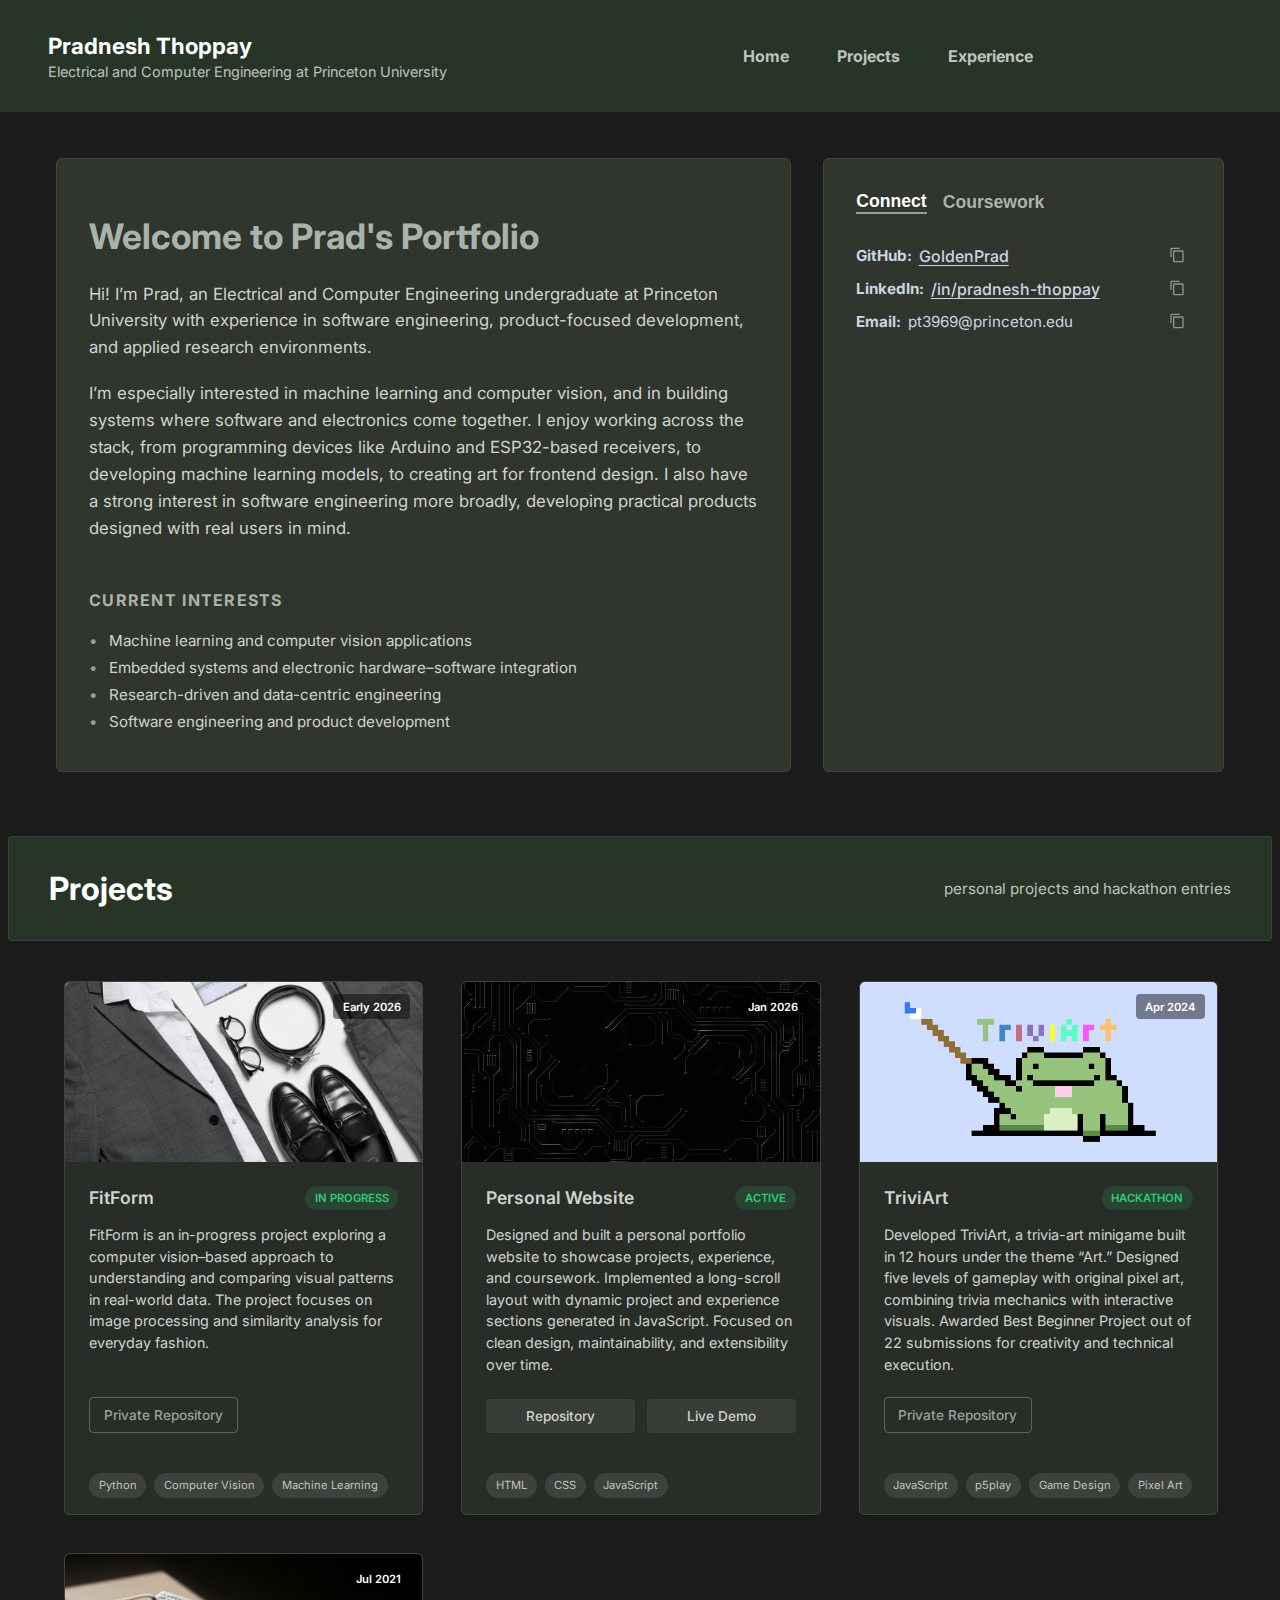
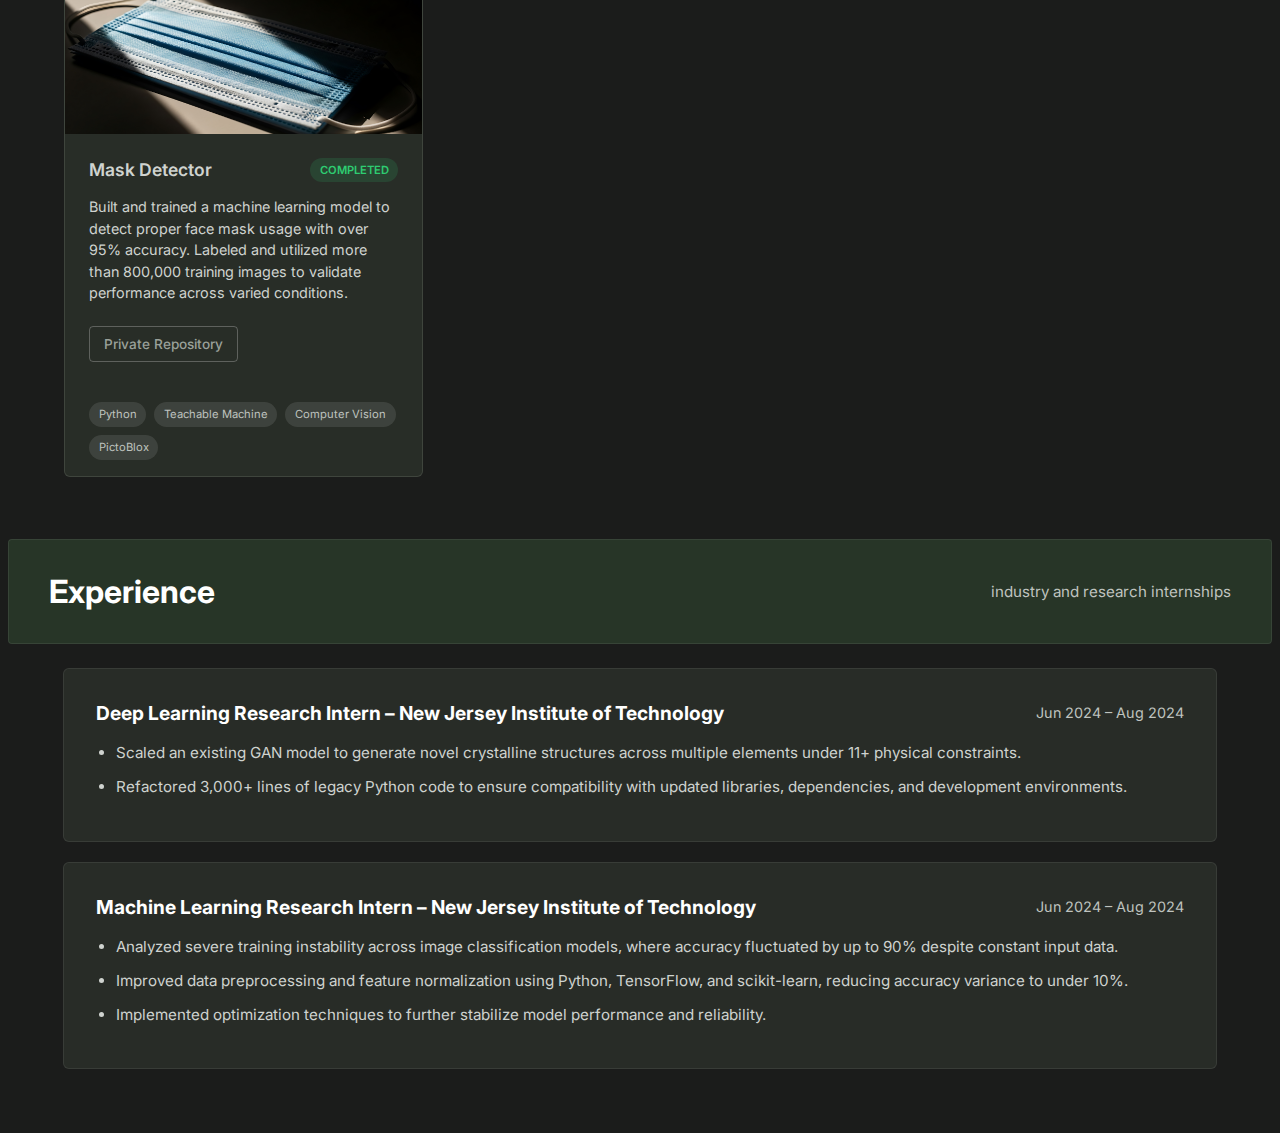
<file: index.html>
<!DOCTYPE html>
<html lang="en">
<script src="js/main.js" defer></script>

<head>
  <meta charset="UTF-8">
  <title>Home</title>
  <link rel="stylesheet" href="css/styles.css">
  <link rel="preconnect" href="https://fonts.googleapis.com">
  <link rel="preconnect" href="https://fonts.gstatic.com" crossorigin>
  <link href="https://fonts.googleapis.com/css2?family=Inter:wght@400;600;700&display=swap" rel="stylesheet">
  <link rel="icon" href="assets/images/favicon.ico">

</head>
<body>

<header>
  <nav class="navbar">
    <div class="nav-brand">
      <div class="nav-name">Pradnesh Thoppay</div>
      <div class="nav-title">Electrical and Computer Engineering at Princeton University</div>
    </div>

    <div class="nav-links">
      <a href="#about" class="nav-link active">Home</a>
      <a href="#projects">Projects</a>
      <a href="#experience">Experience</a>
      <!-- <a href="blog.html" class="nav-link">Blog</a>
      <a href="thoughts.html" class="nav-link">Thoughts</a> -->
    </div>
  </nav>
</header>

<!-- <header>
  <nav class="navbar">
    <div class="nav-left">
      <a href="home.html" class="logo" class="active">Home</a>
    </div>

    <div class="nav-right">
      <a href="blog.html">Blog</a>
      <a href="projects.html">Projects</a>
      <a href="experience.html">Experience</a>
      <a href="thoughts.html">Thoughts</a>
    </div>
  </nav> -->
</header>

<main>
  <section id="about" class="about-section">
    <div class="about-container">
      
      <div class="about-text">
        <h1>Welcome to Prad's Portfolio</h1>
        <p>
          Hi! I’m Prad, an Electrical and Computer Engineering undergraduate at Princeton University with experience in
          software engineering, product-focused development, and applied research environments.
        </p>

        <p>
          I’m especially interested in machine learning and computer vision, and in building systems where software and electronics come together.
          I enjoy working across the stack, from programming devices like Arduino and ESP32-based receivers, to developing machine learning models, 
          to creating art for frontend design. I also have a strong interest in software engineering more broadly, developing practical products
          designed with real users in mind.
        </p>
        <h4>Current Interests</h4>
        <ul>
          <li>Machine learning and computer vision applications</li>
          <li>Embedded systems and electronic hardware–software integration </li>
          <li>Research-driven and data-centric engineering </li>
          <li>Software engineering and product development</li>
        </ul>
      </div>

      <div class="about-links">
        <div class="about-tabs">
          <button class="about-tab active" data-tab="links">Connect</button>
          <button class="about-tab" data-tab="coursework">Coursework</button>
        </div>

      <div class="about-tab-content active" id="links">
        <!-- <div class="link-row">
          <span class="link-label">Resume:</span>
          <a href="assets/website-resume-v2.pdf" target="_blank">PDF</a>
          Running
        </div> -->

        <div class="link-row">
          <span class="link-label">GitHub:</span>
          <a
            href="https://github.com/GoldenPrad" 
            target="_blank"
            class="link-value"
            data-copy="https://github.com/GoldenPrad"
          >
            GoldenPrad
          </a>
          <button class="copy-btn" data-label="GitHub" aria-label="Copy GitHub">
            <svg viewBox="0 0 24 24" class="copy-icon" aria-hidden="true">
              <path d="M16 1H4a2 2 0 0 0-2 2v12h2V3h12V1zm4 4H8a2 2 0 0 0-2 2v14a2 2 0 0 0 2 2h12a2 2 0 0 0 2-2V7a2 2 0 0 0-2-2zm0 16H8V7h12v14z"/>
            </svg>
          </button>
        </div>

        <div class="link-row">
          <span class="link-label">LinkedIn:</span>
          <a
            href="https://linkedin.com/in/pradnesh-thoppay"
            target="_blank"
            class="link-value"
            data-copy="https://linkedin.com/in/pradnesh-thoppay"
          >
            /in/pradnesh-thoppay
          </a>
          <button class="copy-btn" data-label="LinkedIn" aria-label="Copy LinkedIn">
            <svg viewBox="0 0 24 24" class="copy-icon" aria-hidden="true">
              <path d="M16 1H4a2 2 0 0 0-2 2v12h2V3h12V1zm4 4H8a2 2 0 0 0-2 2v14a2 2 0 0 0 2 2h12a2 2 0 0 0 2-2V7a2 2 0 0 0-2-2zm0 16H8V7h12v14z"/>
            </svg>
          </button>
        </div>

        <div class="link-row">
          <span class="link-label">Email:</span>
          <span
            class="link-value"
            data-copy="pt3969@princeton.edu"
          >
            pt3969@princeton.edu
          </span>
          <button class="copy-btn" data-label="Email" aria-label="Copy Email">
            <svg viewBox="0 0 24 24" class="copy-icon" aria-hidden="true">
              <path d="M16 1H4a2 2 0 0 0-2 2v12h2V3h12V1zm4 4H8a2 2 0 0 0-2 2v14a2 2 0 0 0 2 2h12a2 2 0 0 0 2-2V7a2 2 0 0 0-2-2zm0 16H8V7h12v14z"/>
            </svg>
          </button>
        </div>

      </div>

      <div id="toast-container"></div>

      <div class="about-tab-content" id="coursework">
        <div class="course-group">
          <h5>Computer Science</h5>
          <ul>
            <li>Computer Science: An Interdisciplinary Study</li>
            <li>Algorithms and Data Structures</li>
          </ul>
        </div>

        <div class="course-group">
          <h5>Mathematics</h5>
          <ul>
            <li>Multivariable Calculus</li>
            <li>Linear Algebra with Applications</li>
            <li>Statistics and Data Analysis for Economics</li>
          </ul>
        </div>

        <div class="course-group">
          <h5>Science</h5>
          <ul>
            <li>General Physics I</li>
            <li>General Physics II</li>
          </ul>
        </div>

        <div class="course-group">
          <h5>Liberal Arts</h5>
          <ul>
            <li>Teaching Computers to Understand African Languages</li>
            <li>Writing Seminar: Digging into the Garden State</li>
          </ul>
        </div>
      </div>


    </div>
  </section>

  <section id="projects" class="projects-section">
    <div class="projects-header">
      <h2>Projects</h2>
      <span>personal projects and hackathon entries</span>
    </div>

    <div class="projects-grid" id="projects-grid">
      <!-- Project cards go here (via JS) -->
    </div>
  </section>
 
  
  

  <section id="experience">
    <div class="experience-header-box">
      <h2>Experience</h2>
      <span>industry and research internships</span>
    </div>

    <div class = "experience-section">
      <!-- Experience cards injected by JS -->
    </div>
  </section>

  <!-- <section id="experience" class="experience-section">

  <div class="experience-card">
    <div class="experience-header">
      <h3>Software Engineering Intern – Company Name</h3>
      <span>Jun 2024 – Aug 2024</span>
    </div>

    <p>
      Worked on backend services in Python and Java, improved system reliability,
      and collaborated with cross-functional teams.
    </p>
  </div>

</section> -->


</main>

</body>
</html>
</file>
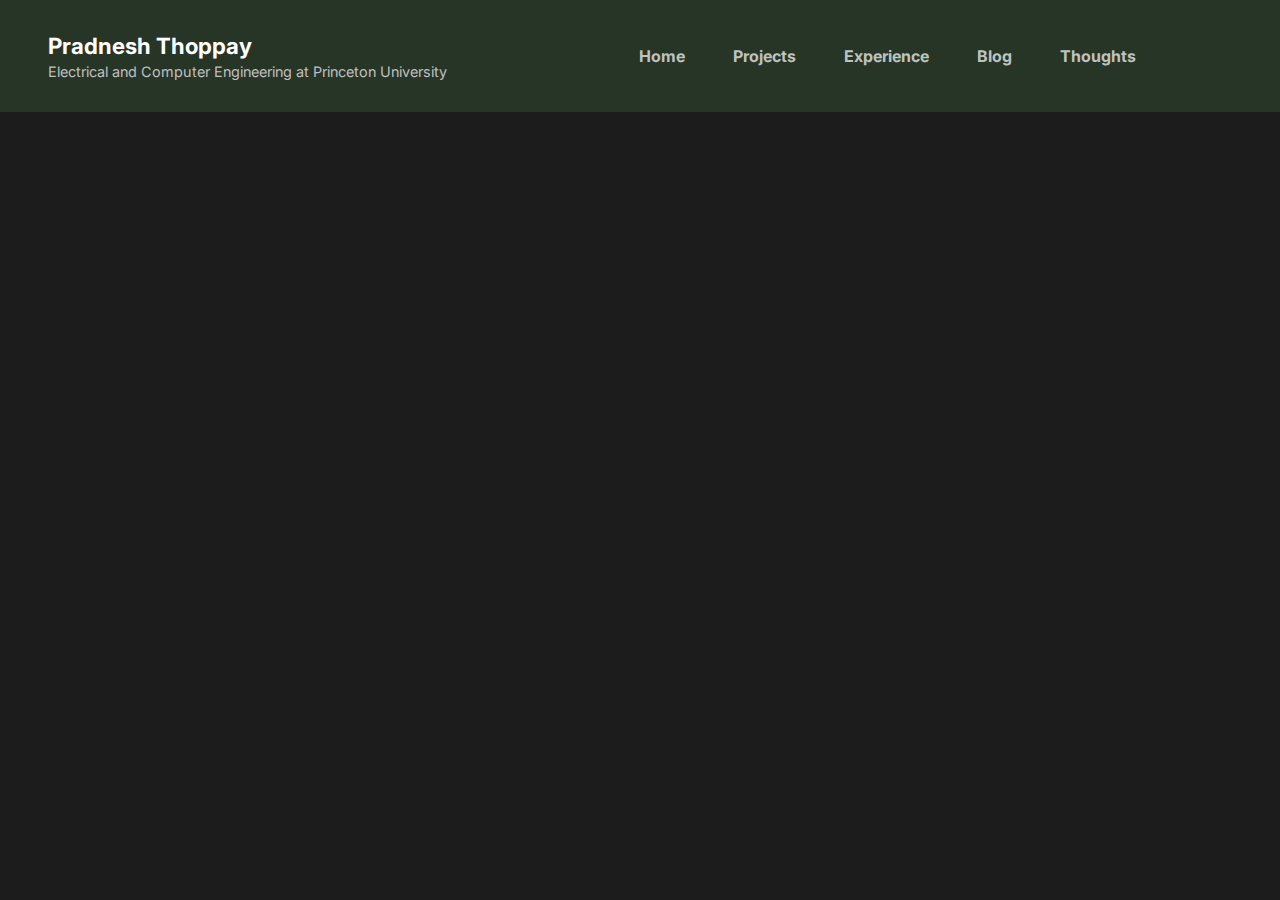
<file: blog.html>
<!DOCTYPE html>
<html lang="en">
<head>
  <meta charset="UTF-8">
  <title>Blog</title>
  <link rel="stylesheet" href="css/styles.css">
  
  <link rel="preconnect" href="https://fonts.googleapis.com">
  <link rel="preconnect" href="https://fonts.gstatic.com" crossorigin>
  <link href="https://fonts.googleapis.com/css2?family=Inter:wght@400;600;700&display=swap" rel="stylesheet">
</head>
<body>

<header>
  <nav class="navbar">
    <div class="nav-brand">
      <div class="nav-name">Pradnesh Thoppay</div>
      <div class="nav-title">Electrical and Computer Engineering at Princeton University</div>
    </div>

    <div class="nav-links">
      <a href="home.html" class="nav-link">Home</a>
      <a href="projects.html" class="nav-link">Projects</a>
      <a href="experience.html" class="nav-link">Experience</a>
      <a href="blog.html" class="nav-link active">Blog</a>
      <a href="thoughts.html" class="nav-link">Thoughts</a>
    </div>
  </nav>
</header>
<!-- <header>
  <nav class="navbar">
    <div class="nav-left">
      <a href="blog.html" class="logo" class="active">Blog</a>
    </div>

    <div class="nav-right">
      <a href="home.html">Home</a>
      <a href="projects.html">Projects</a>
      <a href="experience.html">Experience</a>
      <a href="thoughts.html">Thoughts</a>
    </div>
  </nav>
</header> -->

<main>
  <h1>Welcome</h1>
  <p>This is my Blog.</p>
</main>

</body>
</html>
</file>
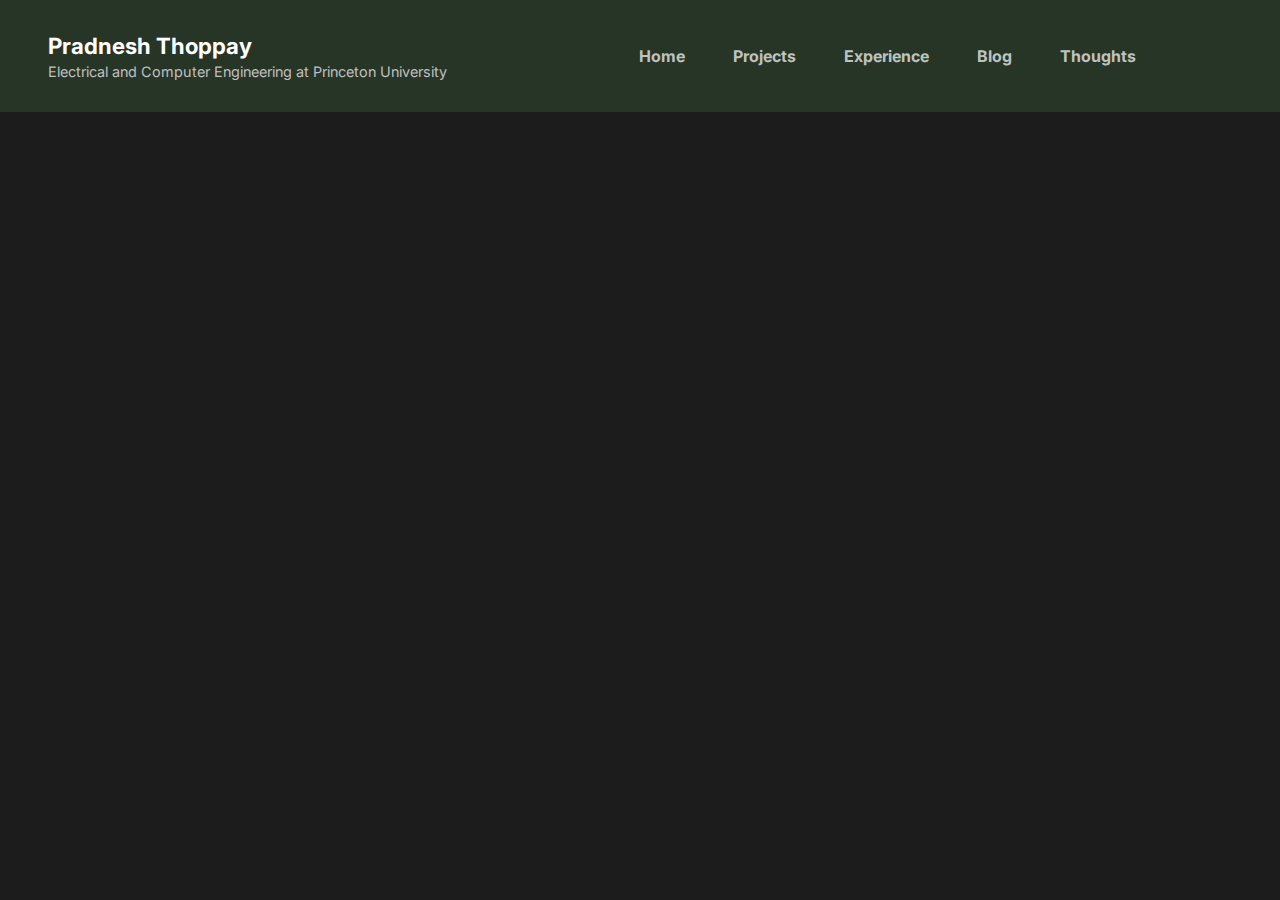
<file: experience.html>
<!DOCTYPE html>
<html lang="en">
<head>
  <meta charset="UTF-8">
  <title>Experience</title>
  <link rel="stylesheet" href="css/styles.css">
  <link rel="preconnect" href="https://fonts.googleapis.com">
  <link rel="preconnect" href="https://fonts.gstatic.com" crossorigin>
  <link href="https://fonts.googleapis.com/css2?family=Inter:wght@400;600;700&display=swap" rel="stylesheet">
</head>
<body>

<header>
  <nav class="navbar">
    <div class="nav-brand">
      <div class="nav-name">Pradnesh Thoppay</div>
      <div class="nav-title">Electrical and Computer Engineering at Princeton University</div>
    </div>

    <div class="nav-links">
      <a href="home.html" class="nav-link">Home</a>
      <a href="projects.html" class="nav-link ">Projects</a>
      <a href="experience.html" class="nav-link active">Experience</a>
      <a href="blog.html" class="nav-link">Blog</a>
      <a href="thoughts.html" class="nav-link">Thoughts</a>
    </div>
  </nav>
</header>

<!-- <header>
  <nav class="navbar">
    <div class="nav-left">
      <a href="experience.html" class="logo" class="active">Experience</a>
    </div>

    <div class="nav-right">
      <a href="home.html">Home</a>
      <a href="projects.html">Projects</a>
      <a href="blog.html">Blog</a>
      <a href="thoughts.html">Thoughts</a>
    </div>
  </nav>
</header> -->

<main>
  <h1>Welcome</h1>
  <p>These are my previous experiences.</p>
</main>

</body>
</html>
</file>
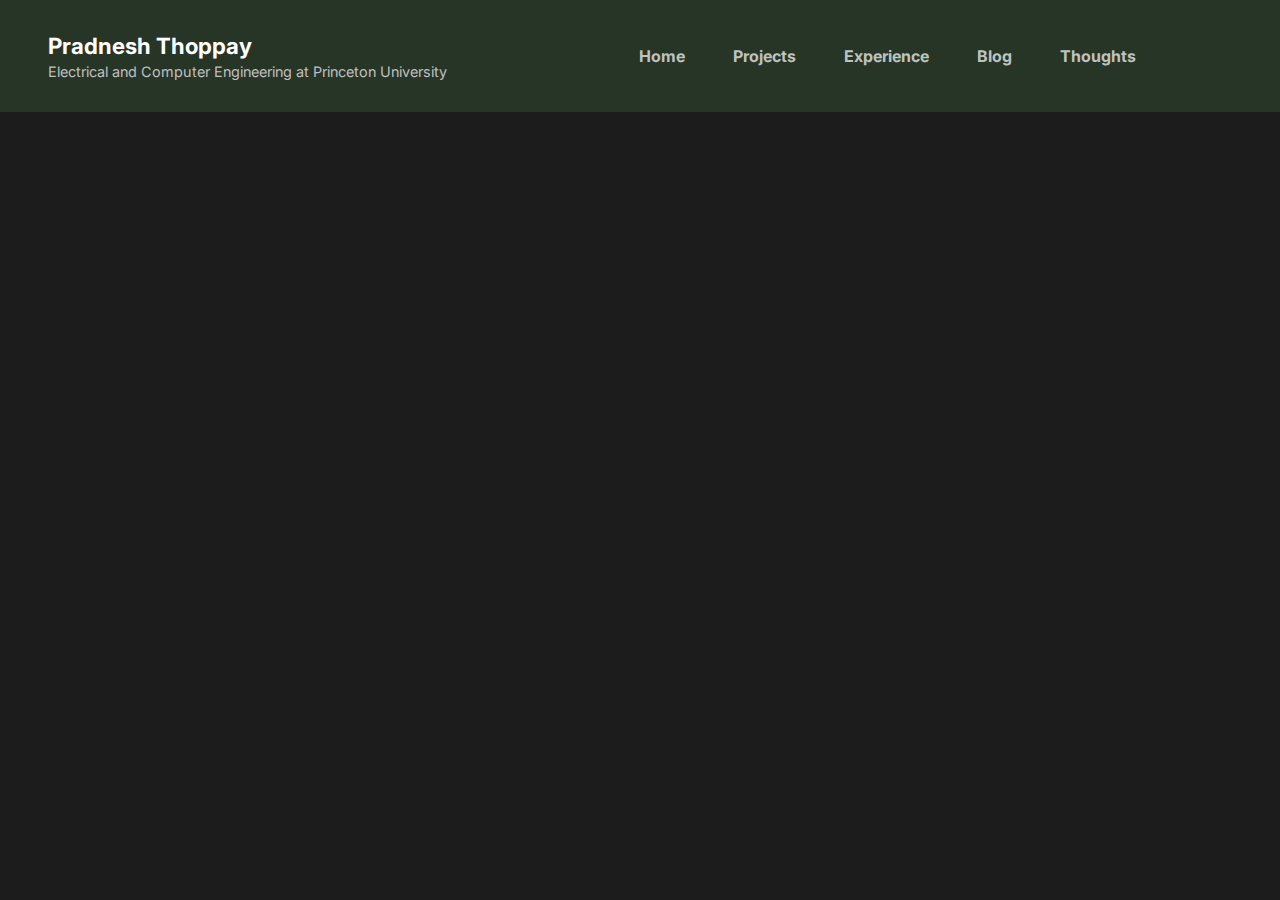
<file: home.html>
<!DOCTYPE html>
<html lang="en">
<head>
  <meta charset="UTF-8">
  <title>Home</title>
  <link rel="stylesheet" href="css/styles.css">
  <link rel="preconnect" href="https://fonts.googleapis.com">
  <link rel="preconnect" href="https://fonts.gstatic.com" crossorigin>
  <link href="https://fonts.googleapis.com/css2?family=Inter:wght@400;600;700&display=swap" rel="stylesheet">
</head>
<body>

<header>
  <nav class="navbar">
    <div class="nav-brand">
      <div class="nav-name">Pradnesh Thoppay</div>
      <div class="nav-title">Electrical and Computer Engineering at Princeton University</div>
    </div>

    <div class="nav-links">
      <a href="home.html" class="nav-link active">Home</a>
      <a href="projects.html" class="nav-link">Projects</a>
      <a href="experience.html" class="nav-link">Experience</a>
      <a href="blog.html" class="nav-link">Blog</a>
      <a href="thoughts.html" class="nav-link">Thoughts</a>
    </div>
  </nav>
</header>

<!-- <header>
  <nav class="navbar">
    <div class="nav-left">
      <a href="home.html" class="logo" class="active">Home</a>
    </div>

    <div class="nav-right">
      <a href="blog.html">Blog</a>
      <a href="projects.html">Projects</a>
      <a href="experience.html">Experience</a>
      <a href="thoughts.html">Thoughts</a>
    </div>
  </nav> -->
</header>

<main>
  <h1>Welcome</h1>
  <p>This is my personal website.</p>
</main>

</body>
</html>
</file>
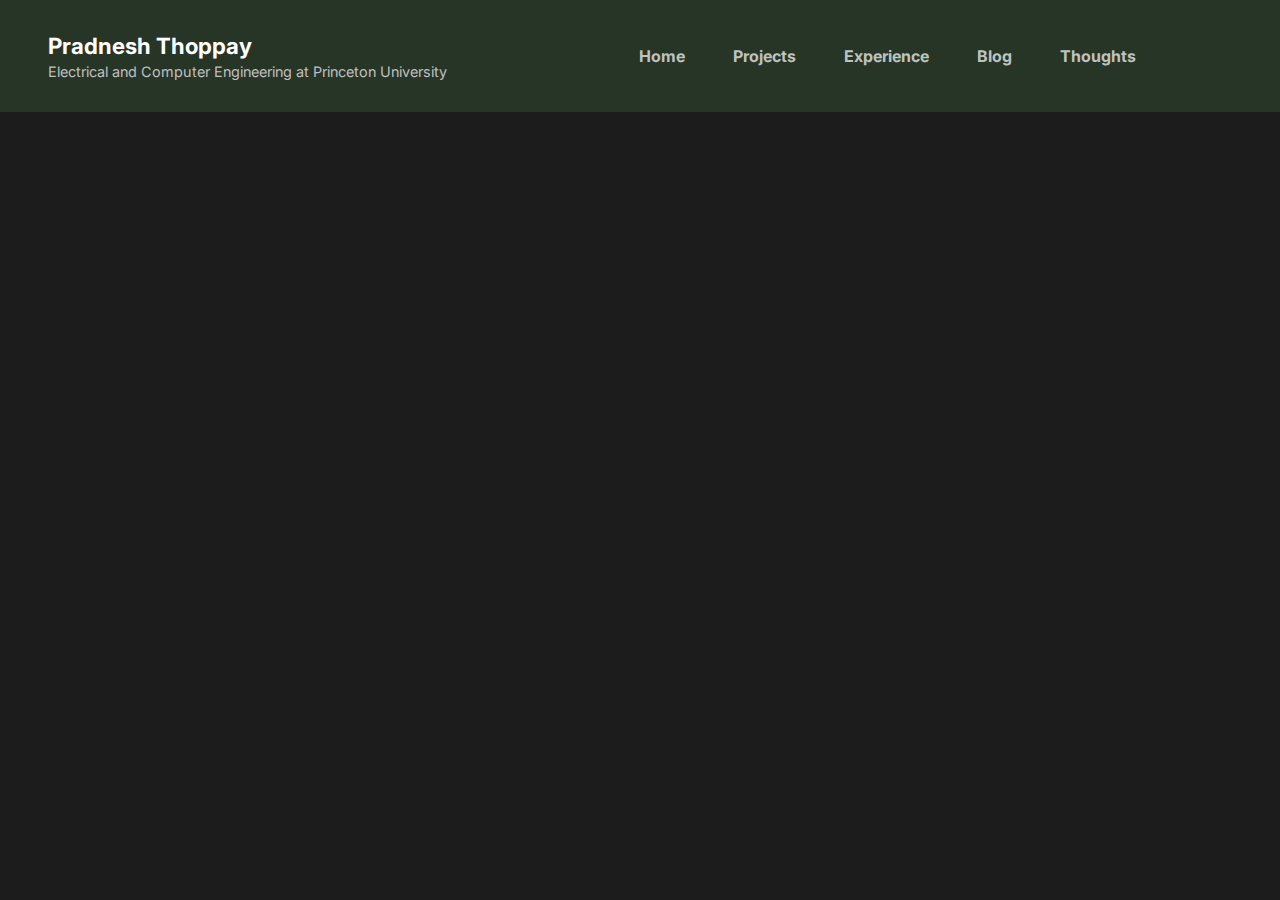
<file: thoughts.html>
<!DOCTYPE html>
<html lang="en">
<head>
  <meta charset="UTF-8">
  <title>Thoughts</title>
  <link rel="stylesheet" href="css/styles.css">
  
  <link rel="preconnect" href="https://fonts.googleapis.com">
  <link rel="preconnect" href="https://fonts.gstatic.com" crossorigin>
  <link href="https://fonts.googleapis.com/css2?family=Inter:wght@400;600;700&display=swap" rel="stylesheet">
</head>
<body>

<header>
  <nav class="navbar">
    <div class="nav-brand">
      <div class="nav-name">Pradnesh Thoppay</div>
      <div class="nav-title">Electrical and Computer Engineering at Princeton University</div>
    </div>

    <div class="nav-links">
      <a href="home.html" class="nav-link">Home</a>
      <a href="projects.html" class="nav-link">Projects</a>
      <a href="experience.html" class="nav-link">Experience</a>
      <a href="blog.html" class="nav-link">Blog</a>
      <a href="thoughts.html" class="nav-link active">Thoughts</a>
    </div>
  </nav>
</header>
<!-- <header>
  <nav class="navbar">
    <div class="nav-left">
      <a href="thoughts.html" class="logo" class="active">Thoughts</a>
    </div>

    <div class="nav-right"> 
      <a href="home.html">Home</a>
      <a href="blog.html">Blog</a>
      <a href="experience.html">Experience</a>
      <a href="projects.html">Projects</a>
    </div>
  </nav>
</header> -->

<main>
  <h1>Welcome</h1>
  <p>These are my current thoughts.</p>
</main>

</body>
</html>
</file>
<file: css/styles.css>
/* ---- NAVBAR ----*/
.navbar {
  display: flex;
  align-items: center;

  background-color: #273527;
  padding: 2rem 3rem;   /* scales naturally */
  font-size: 1.75rem;   /* overall scale control */
  position: fixed;
  top: 0;
  left: 0;
  width: 100%;
  z-index: 1000;
}

html {
  scroll-behavior: smooth;
}


/* Branding */
.nav-brand {
  display: flex;
  flex-direction: column;
  gap: 0.25rem;
}

.nav-name {
  font-size: 1.4rem;
  font-weight: bold;
  color: #ffffff;
}

.nav-title {
  font-size: 0.9rem;
  color: #c0c0c0;
}

/* Push links to center */
.nav-links {
  display: flex;
  gap: 3rem;
  margin: 0 auto;   /* THIS is the key */
}
/* Link styling */
.nav-link {
  color: #c0c0c0;
  text-decoration: none;
  font-size: 1.1rem;
  font-weight: bold;
  transition: color 0.2s ease;
}

.nav-link:hover {
  color: white;
}

/* Active page */
.nav-link.active {
  /* font-weight: bold; */
  color: white;
}

body {
  font-family: "Inter", sans-serif; /*Font*/
  background-color: #1b1c1b; /*Font*/
  background-color: #1b1c1b; /*Font*/
}
.navbar a,
.navbar a:link,
.navbar a:visited,
.navbar a:hover,
.navbar a:active,
.navbar a:focus {
  font-family: "Inter", sans-serif;
  font-size: 1rem;
  color: #bfc3bf;
  font-weight: bold;
  text-decoration: none;
}

.navbar a:hover {
  color: #ffffff;
}

:root {
  --nav-height: 0px;
}

#projects,
#experience {
  scroll-margin-top: calc(var(--nav-height) + 1rem);
}


/*---- ABOUT SECTION ---- */

.about-section {
  padding: 3rem 3rem 0rem;
  padding-top: 150px; /* match navbar height */
}

.about-container {
  display: flex;
  gap: 2rem;
  max-width: 150vw;
  width: 100%;
  margin: 0 auto;

}

/* Left: About text (2/3) */
.about-text {
  flex: 2;
}

.about-text h1 {
  font-size: 2.2rem;
  margin-bottom: 1.5rem;
  color: #aab3aa;
}

.about-text p {
  font-size: 1.05rem;
  line-height: 1.6;
  margin-bottom: 1.2rem;
  color: #cfd3cf;
}

/* Interests Header */
.about-text h4 {
  margin-top: 3rem;
  font-size: 1rem;
  letter-spacing: 0.08em;
  text-transform: uppercase;
  color: #aab3aa;
}

/* Interests List */
.about-text ul {
  list-style: none;
  padding: 0;
  margin: 0;
}

.about-text li {
  position: relative;
  padding-left: 1.25rem;
  margin-bottom: 0.5rem;
  font-size: 0.95rem;
  color: #cfd3cf;
}

.about-text li::before {
  content: "•";
  position: absolute;
  left: 0;
  color: #8fa58f;
}

/* Right: Links (1/3) */
.about-links h1 {
  font-size: 1.7rem;
  margin-bottom: 0.5rem;
  color: #cbd5e1;
}
.about-links {
  flex: 1;
  display: flex;
  flex-direction: column;
  gap: 1rem;
}

.about-links a {
  text-decoration: none;
  color: #cfd3cf;
  font-weight: 600;
  font-size: 1rem;
}


/* ---------- Links Formatting ---------- */
.link-row {
  display: flex;
  gap: 0.4rem;
  font-size: 0.95rem;
  color: #cbd5e1;
}

/* Labels: bold */
.link-label {
  color: #cbd5e1;
  font-weight: 700;
}

/* Links: normal weight + dotted underline */
.link-row a {
  color: #cbd5e1;
  font-weight: 500;
  text-decoration: underline;
  /* text-decoration-style: dotted; */
  text-underline-offset: 3px;
}

.link-row a:hover {
  color: #ffffff;
}

.link-text {
  color: #cbd5e1;
  font-weight: 500;
}


/* Box styling for About + Contact */
.about-text,
.about-links {
  background: rgba(79, 93, 74, 0.4); /* olive tint */
  border: 1px solid rgba(255, 255, 255, 0.08);
  padding: 2rem;
  border-radius: 6px; /* sharp corners */
}


/* Copy button */
.copy-btn {
  margin-left: auto; /* pushes icon to the right */
  background: none;
  border: none;
  cursor: pointer;
  font-size: 0.9rem;
  opacity: 0.6;
  color: #cbd5e1;
}

.copy-btn:hover {
  opacity: 1;
  color: #ffffff;
}

.copy-btn {
  background: none;
  border: none;
  cursor: pointer;
}

.copy-icon {
  width: 1rem;
  height: 1rem;
  fill: #cbd5e1; /* icon color */
  transition: fill 0.2s ease;
}

.copy-btn:hover .copy-icon {
  fill: #ffffff;
}


/* Toast notification */
.copy-toast {
  position: fixed;
  bottom: 1.5rem;
  right: 1.5rem;

  background: rgba(0, 0, 0, 0.7);
  color: #ffffff;
  padding: 0.6rem 0.9rem;
  border-radius: 4px;
  font-size: 0.85rem;

  opacity: 0;
  transform: translateY(6px);
  transition: opacity 0.2s ease, transform 0.2s ease;
  pointer-events: none;
}

.copy-toast.show {
  opacity: 1;
  transform: translateY(0);
}

#toast-container {
  position: fixed;
  bottom: 1.5rem;
  right: 1.5rem;

  display: flex;
  flex-direction: column;
  gap: 0.5rem;

  width: min(60vw, 14rem); /* responsive, caps width */
  z-index: 9999;
}

.toast {
  width: 100%; /* all toasts same width */
  box-sizing: border-box;

  background: rgba(30, 30, 30, 0.97);
  color: white;
  padding: 0.6rem 1rem;
  border-radius: 4px;
  border: 2px solid rgba(255, 255, 255, 0.15);

  font-size: 0.85rem; 
  opacity: 50;
  transform: translateY(8px);
  animation: toast-in 0.25s ease forwards;
}


@keyframes toast-in {
  to {
    opacity: 1;
    transform: translateY(0);
  }
}



/* ---------- About Tabs ---------- */
.about-tabs {
  display: flex;
  gap: 1rem;
  margin-bottom: 1rem;
}

.about-tab {
  background: none;
  border: none;
  padding: 0;
  font-size: 1.1rem;
  font-weight: 600;
  color: #aab3aa;
  cursor: pointer;
}

.about-tab.active {
  color: #ffffff;
  border-bottom: 2px solid #8fa58f;
}

/* ---------- Tab Content ---------- */
.about-tab-content {
  display: none;
  flex-direction: column;
  gap: 0.75rem;
}

.about-tab-content.active {
  display: flex;
}
/* ---------- Coursework Formatting ---------- */
.course-group {
  margin-bottom: 1.25rem;
}

.course-group h5 {
  margin: 0 0 0.4rem 0;
  font-size: 0.85rem;
  letter-spacing: 0.08em;
  text-transform: uppercase;
  color: #8fa58f;
}

.course-group ul {
  list-style: none;
  padding: 0;
  margin: 0;
}

.course-group li {
  position: relative;
  padding-left: 1rem;
  font-size: 0.95rem;
  color: #cfd3cf;
  margin-bottom: 0.35rem;
}

.course-group li::before {
  content: "–";
  position: absolute;
  left: 0;
  color: #8fa58f;
}


/* ---------- PROJECTS ---------- */
.projects-grid {
  display: grid;
  grid-template-columns: repeat(auto-fit, minmax(320px, 1fr));
  gap: 2.5rem;

  max-width: 90vw;
  margin: 0 auto;
  padding-left: 1.25rem;
  padding-right: 1.25rem;
  margin-top: 2.5rem;
}

/* ---- Color Theme Variables -- */
:root {
  --olive-dark: #4f5d4a;
  --olive-mid: #6b7a63;
  --olive-light: #8f9b87;

  --gray-dark: #1f1f1f;
  --gray-mid: #3a3a3a;
  --gray-light: #bfc3bf;

  --white: #ffffff;
}


.project-card {
  background: rgba(79, 93, 74, 0.4); /* olive-tinted translucency */
  border: 1px solid rgba(255, 255, 255, 0.08);
  border-radius: 6px;

  overflow: hidden;
  display: flex;
  flex-direction: column;
  height: 100%;
  width: 100%;
  transition: transform 0.25s ease, box-shadow 0.25s ease;
  position: relative;
}

.project-date {
  position: absolute;
  top: 0.75rem;
  right: 0.75rem;
  font-size: 0.7rem;
  font-weight: 600;
  padding: 0.35rem 0.6rem;
  background: rgba(0, 0, 0, 0.45);
  color: #ffffff;
  border-radius: 4px;
}

.project-card:hover {
  transform: translateY(-4px);
  box-shadow: 0 12px 30px rgba(0, 0, 0, 0.4);
}

.project-image {
  width: 100%;
  height: 180px;
  background: linear-gradient(135deg, var(--olive-dark), var(--gray-dark));
  display: flex;
  align-items: center;
  justify-content: center;
}

.project-image img {
  width: 100%;
  height: 100%;
  object-fit: cover;
}

.project-body {
  background: rgba(0, 0, 0, 0.15);
  padding: 1.5rem;
  flex-grow: 1;
  display: flex;
  flex-direction: column;
}

.project-header {
  display: flex;
  align-items: center;
  justify-content: space-between;
  gap: 0.75rem;
}

.projects-header {
  /* max-width: 10vw; */
  margin: 4rem auto 3rem auto;
  padding: 2rem 2.5rem;

  background: #273527; /* olive tint */
  border: 1px solid rgba(255, 255, 255, 0.08);
  border-radius: 4px;

  display: flex;
  align-items: center;
  gap: 1.5rem;
  margin-bottom: 0.75rem;
  justify-content: space-between;
}

.projects-header h2 {
  font-size: 2rem;
  font-weight: 700;
  color: #ffffff;
  margin: 0;
}

.projects-header span {
  font-size: 0.95rem;
  color: #bfc3bf;
}

.project-header h3 {
  color: #cfd3cf;
  font-size: 1.1rem;
  font-weight: 600;
  margin: 0;
}

.project-status {
  font-size: 0.7rem;
  font-weight: 600;
  padding: 0.3rem 0.6rem;
  border-radius: 999px;
  background: rgba(46, 204, 113, 0.15);
  color: #2ecc71;
}

.project-description {
  font-size: 0.9rem;
  line-height: 1.5;
  color: #cfd3cf;
  margin-bottom: 1.25rem;
}

.project-buttons {
  display: grid;
  grid-template-columns: 1fr 1fr; /* always two equal slots */
  gap: 0.75rem;
  margin-top: auto;
}


.project-buttons a {
  flex: 1;
  text-align: center;
  padding: 0.55rem 0;
  font-size: 0.85rem;
  font-weight: 500;

  border-radius: 4px;
  text-decoration: none;

  background: rgba(255, 255, 255, 0.08);
  color: #cfd3cf;

  transition: background 0.2s ease, color 0.2s ease;
}

.project-buttons a:hover {
  background: var(--olive-mid);
  color: #ffffff;
}

/* Disabled / Private Repo Button */
.repo-disabled {
  flex: 1;
  text-align: center;
  padding: 0.55rem 0;
  font-size: 0.85rem;
  font-weight: 500;

  border-radius: 4px;
  border: 1px solid rgba(255, 255, 255, 0.25);
  color: #9aa19a;
  background: transparent;

  cursor: default;
}

.button-placeholder {
  visibility: hidden;
}


.project-tags span {
  font-size: 0.7rem;
  padding: 0.35rem 0.6rem;
  border-radius: 999px;

  background: rgba(255, 255, 255, 0.1);
  color: var(--gray-light);
}

.project-tags {
  background: rgba(0, 0, 0, 0.15);
  padding: 1rem 1.5rem;
  display: flex;
  flex-wrap: wrap;
  gap: 0.5rem;
}


/* ---------- Experience Section Wrapper ---------- */
#experience {
  margin: 4rem 0;
}

/* ---------- Experience Header Box ---------- */
.experience-header-box {
  
  
  margin: 0 auto 1.5rem auto;
  padding: 2rem 2.5rem;

  background: #273527;
  border: 1px solid rgba(255, 255, 255, 0.08);
  border-radius: 4px;

  display: flex;
  justify-content: space-between;
  align-items: center;
}

.experience-header-box h2 {
  margin: 0;
  font-size: 2rem;
  color: #ffffff;
}

.experience-header-box span {
  font-size: 0.95rem;
  color: #bfc3bf;
}

/* ---------- Cards Container ---------- */
.experience-section {
  max-width: 90vw;
  margin: 0 auto;
}

/* ---------- Individual Experience Card ---------- */
.experience-card {
  background: rgba(79, 93, 74, 0.25);
  border: 1px solid rgba(255, 255, 255, 0.08);
  border-radius: 6px;

  padding: 2rem;
  margin-bottom: 1.25rem;
  max-width: 85vw;
  margin: 0 auto 1.25rem auto;

}

/* ---------- Card Header Row ---------- */
.experience-header {
  display: flex;
  justify-content: space-between;
  align-items: center;
  margin-bottom: 1rem;
}

.experience-header h3 {
  margin: 0;
  font-size: 1.2rem;
  color: #ffffff;
}

.experience-header span {
  font-size: 0.9rem;
  color: #bfc3bf;
}

/* ---------- Card Description ---------- */
.experience-card p {
  margin: 0;
  line-height: 1.6;
  color: #bfc3bf;
}

.experience-bullets {
  margin: 0;
  padding-left: 1.25rem;
}

.experience-bullets li {
  margin-bottom: 0.6rem;
  line-height: 1.6;
  color: #cfd3cf;
  font-size: 0.95rem;
}
</file>
